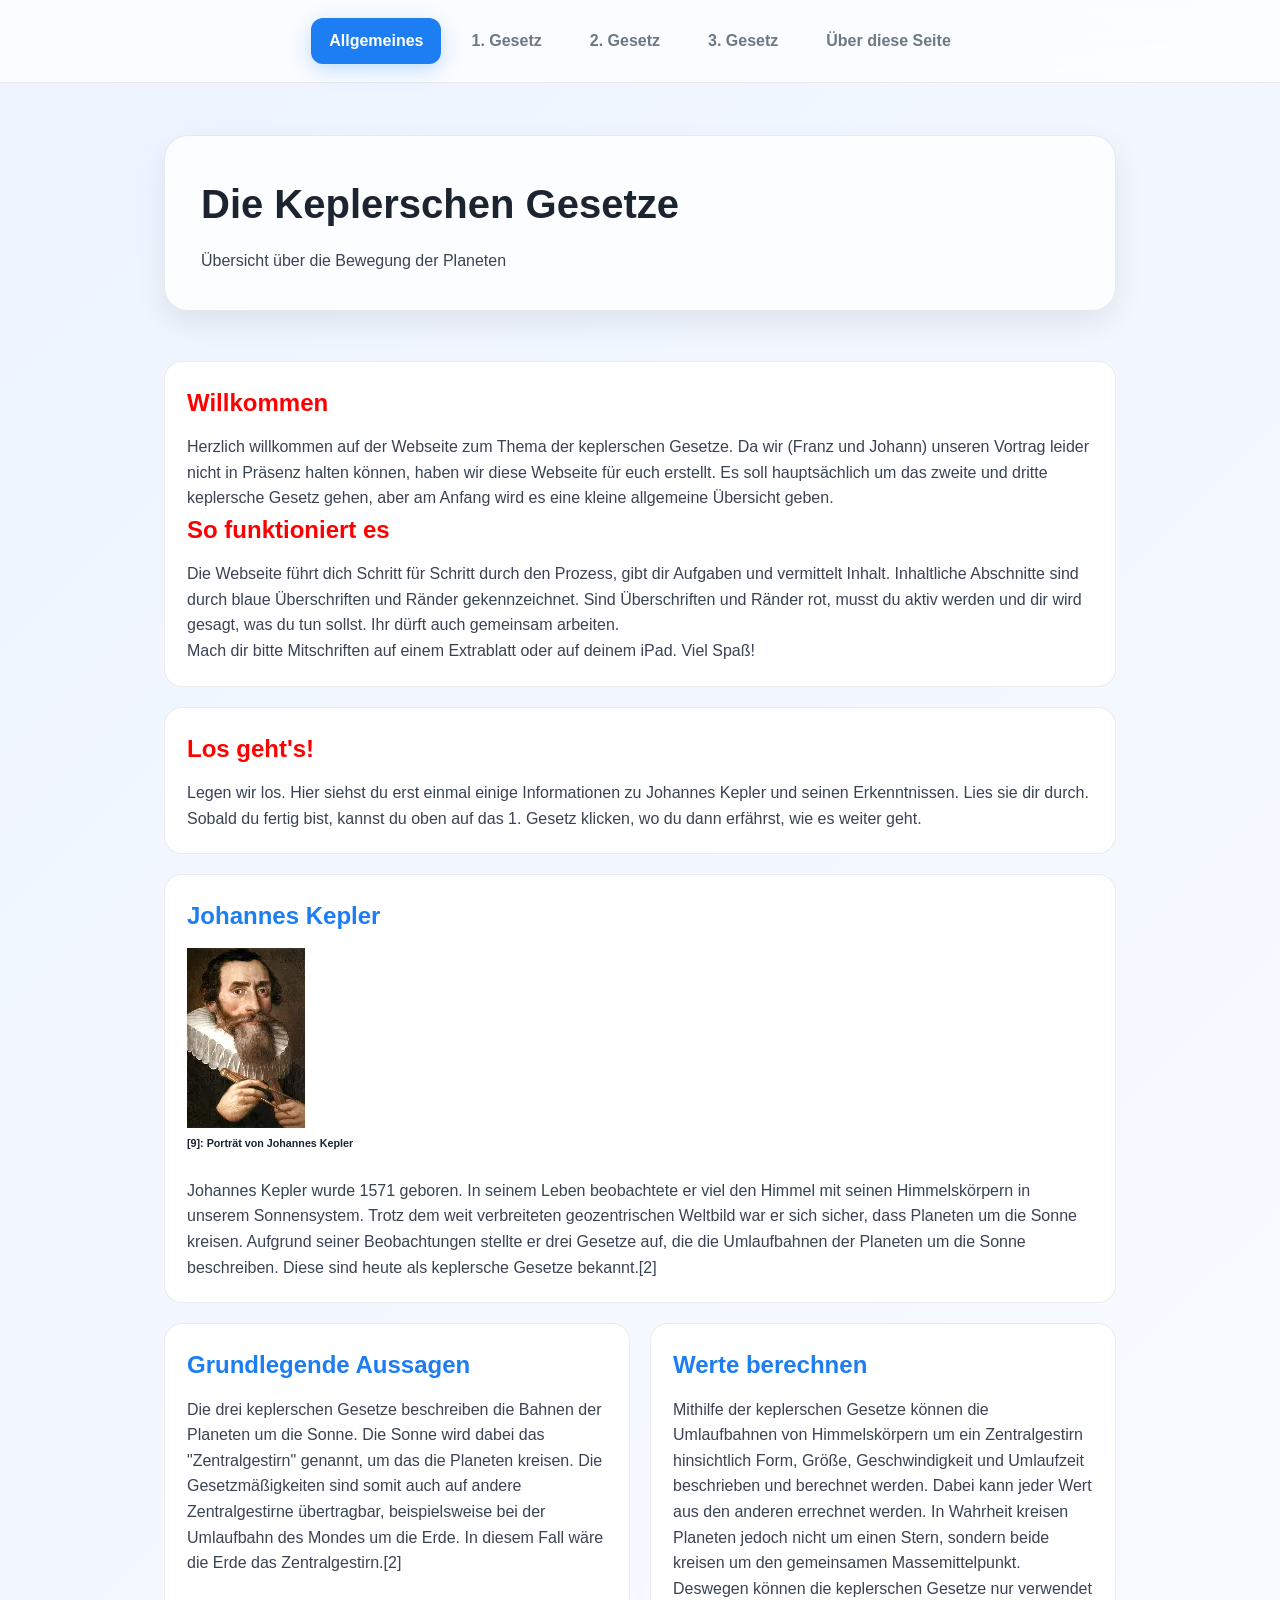
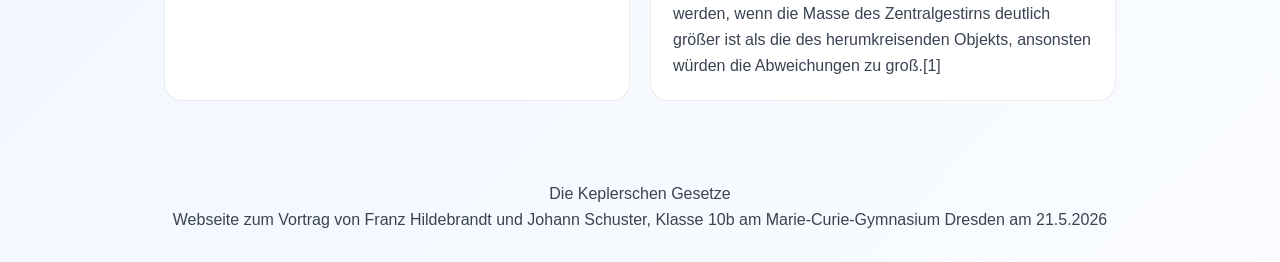
<file: index.html>
<!DOCTYPE html>
<html>
    <head>
        <meta charset="utf-8">
        <title>Die Keplerschen Gesetze</title>
        <link rel="stylesheet" href="styles.css">
    </head>

    <body>
        <header>
            <nav>
                <a href="index.html" class="active">Allgemeines</a>
                <a href="html/erstes.html">1. Gesetz</a>
                <a href="html/zweites.html">2. Gesetz</a>
                <a href="html/drittes.html">3. Gesetz</a>
                <a href="html/impressum.html">Über diese Seite</a>
            </nav>
        </header>

        <main>
            <section>
                <h1>Die Keplerschen Gesetze</h1>
                <p>Übersicht über die Bewegung der Planeten</p>
            </section>

            <div class="cards">
                <div class="taskCard">
                    <h2>Willkommen</h2>
                    <p>
                        Herzlich willkommen auf der Webseite zum Thema der keplerschen Gesetze. Da wir (Franz und Johann) unseren Vortrag leider nicht in Präsenz halten können, 
                        haben wir diese Webseite für euch erstellt. Es soll hauptsächlich um das zweite und dritte keplersche Gesetz gehen, aber am Anfang wird es eine kleine allgemeine 
                        Übersicht geben.
                    </p>

                    <h2>So funktioniert es</h2>
                    <p>
                        Die Webseite führt dich Schritt für Schritt durch den Prozess, gibt dir Aufgaben und vermittelt Inhalt. Inhaltliche Abschnitte sind durch blaue Überschriften und 
                        Ränder gekennzeichnet. Sind Überschriften und Ränder rot, musst du aktiv werden und dir wird gesagt, was du tun sollst. Ihr dürft auch gemeinsam arbeiten.<br>
                        Mach dir bitte Mitschriften auf einem Extrablatt oder auf deinem iPad. Viel Spaß!
                    </p>
                </div>
            </div>

            <div class="cards">
                <div class="taskCard">
                    <h2>Los geht's!</h2>
                    <p>
                        Legen wir los. Hier siehst du erst einmal einige Informationen zu Johannes Kepler und seinen Erkenntnissen. Lies sie dir durch. Sobald du fertig bist, kannst du 
                        oben auf das 1. Gesetz klicken, wo du dann erfährst, wie es weiter geht.
                    </p>
                </div>
            </div>

            <div class="cards">
                <div class="card">
                    <h2>Johannes Kepler</h2>

                    <img src="media/johannes_kepler.webp">
                    <h6>[9]: Porträt von Johannes Kepler</h6>
                    <br>

                    <p>
                        Johannes Kepler wurde 1571 geboren. In seinem Leben beobachtete er viel den Himmel mit seinen Himmelskörpern in unserem 
                        Sonnensystem. Trotz dem weit verbreiteten geozentrischen Weltbild war er sich sicher, dass Planeten um die Sonne kreisen.
                        Aufgrund seiner Beobachtungen stellte er drei Gesetze auf, die die Umlaufbahnen der Planeten um die Sonne beschreiben. Diese 
                        sind heute als keplersche Gesetze bekannt.[2]
                    </p>
                </div>
            </div>

            <div class="cards">
                <div class="card">
                    <h2>Grundlegende Aussagen</h2>
                    <p>
                        Die drei keplerschen Gesetze beschreiben die Bahnen der Planeten um die Sonne. Die Sonne wird dabei das "Zentralgestirn" genannt, um das 
                        die Planeten kreisen. Die Gesetzmäßigkeiten sind somit auch auf andere Zentralgestirne übertragbar, beispielsweise bei der Umlaufbahn 
                        des Mondes um die Erde. In diesem Fall wäre die Erde das Zentralgestirn.[2]
                    </p>
                </div>

                <div class="card">
                    <h2>Werte berechnen</h2>
                    <p>
                        Mithilfe der keplerschen Gesetze können die Umlaufbahnen von Himmelskörpern um ein Zentralgestirn hinsichtlich Form, Größe, 
                        Geschwindigkeit und Umlaufzeit beschrieben und berechnet werden. Dabei kann jeder Wert aus den anderen errechnet werden. 
                        In Wahrheit kreisen Planeten jedoch nicht um einen Stern, sondern beide kreisen um den gemeinsamen Massemittelpunkt. Deswegen 
                        können die keplerschen Gesetze nur verwendet werden, wenn die Masse des Zentralgestirns deutlich größer ist als die des 
                        herumkreisenden Objekts, ansonsten würden die Abweichungen zu groß.[1]
                    </p>
                </div>
            </div>
        </main>

        <footer>
            <p>Die Keplerschen Gesetze</p>
            <p>Webseite zum Vortrag von Franz Hildebrandt und Johann Schuster, Klasse 10b am Marie-Curie-Gymnasium Dresden am 21.5.2026</p>
        </footer>
    </body>
</html>
</file>
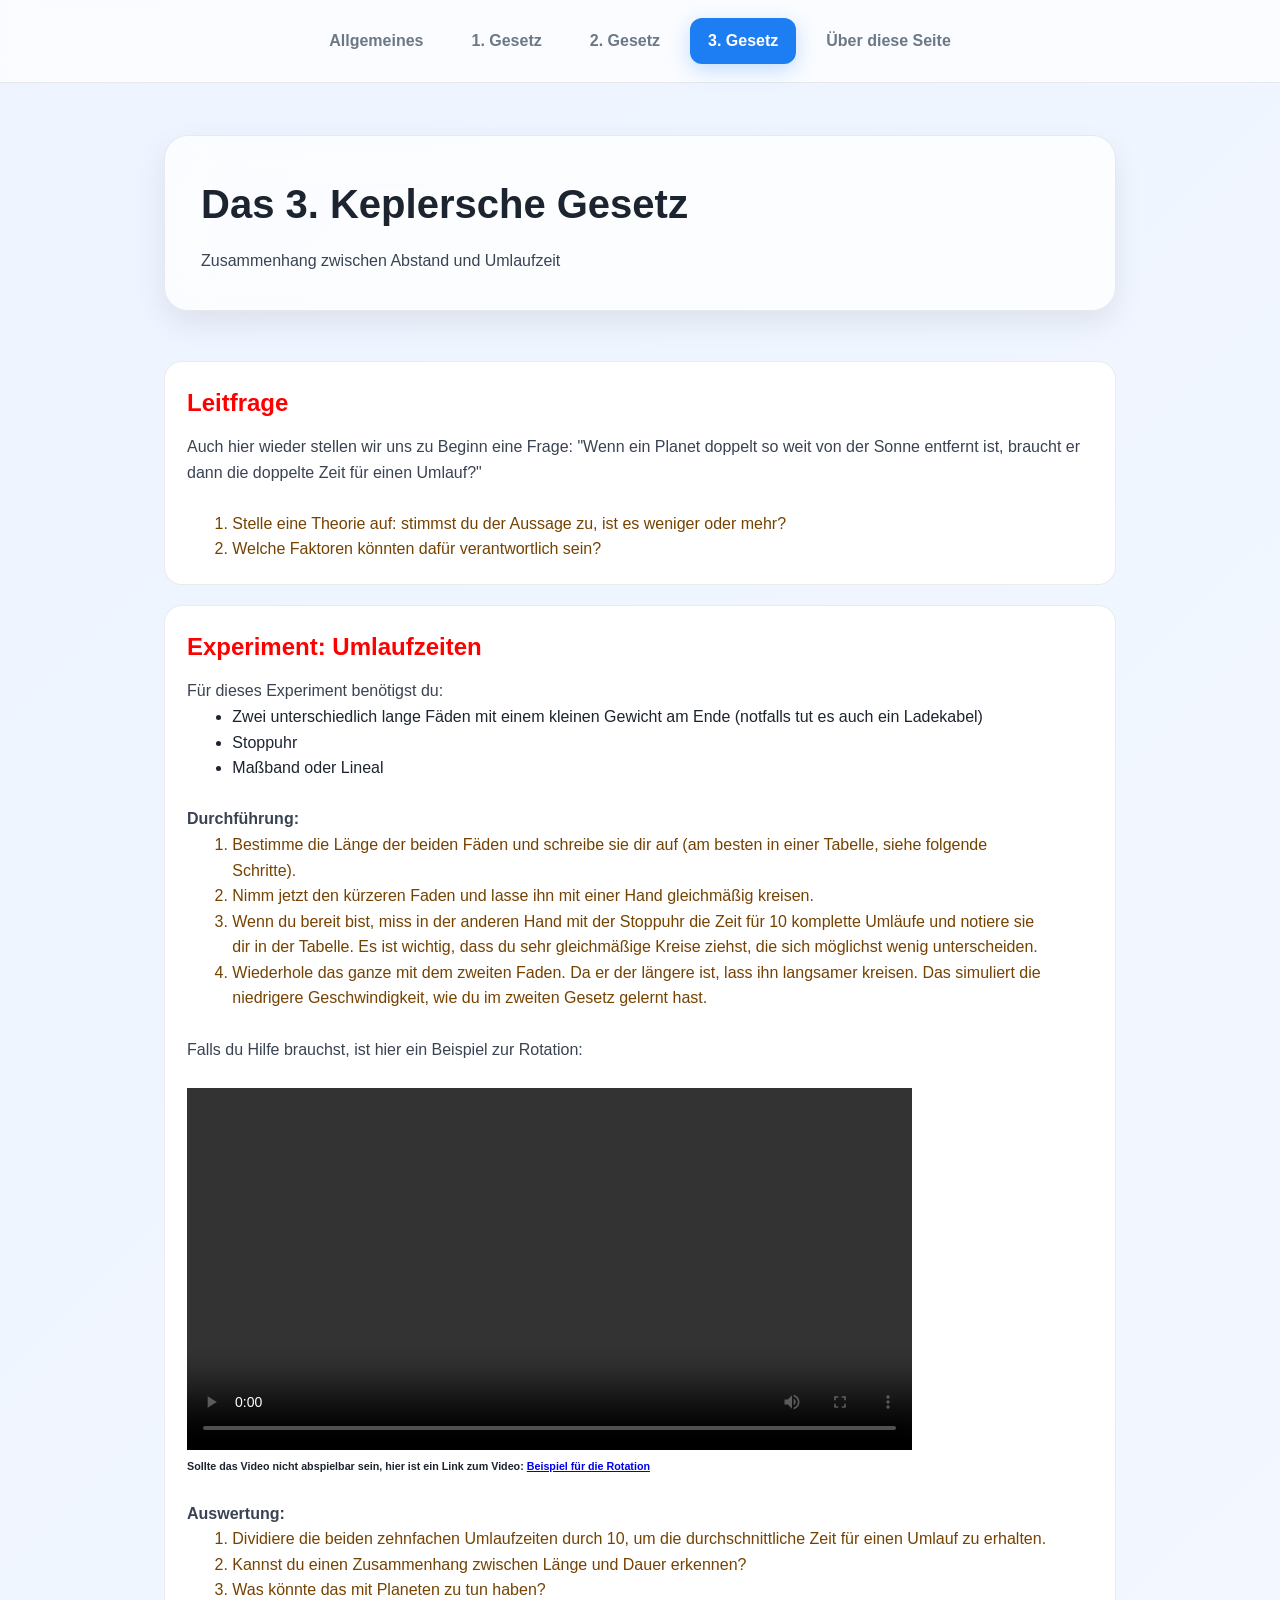
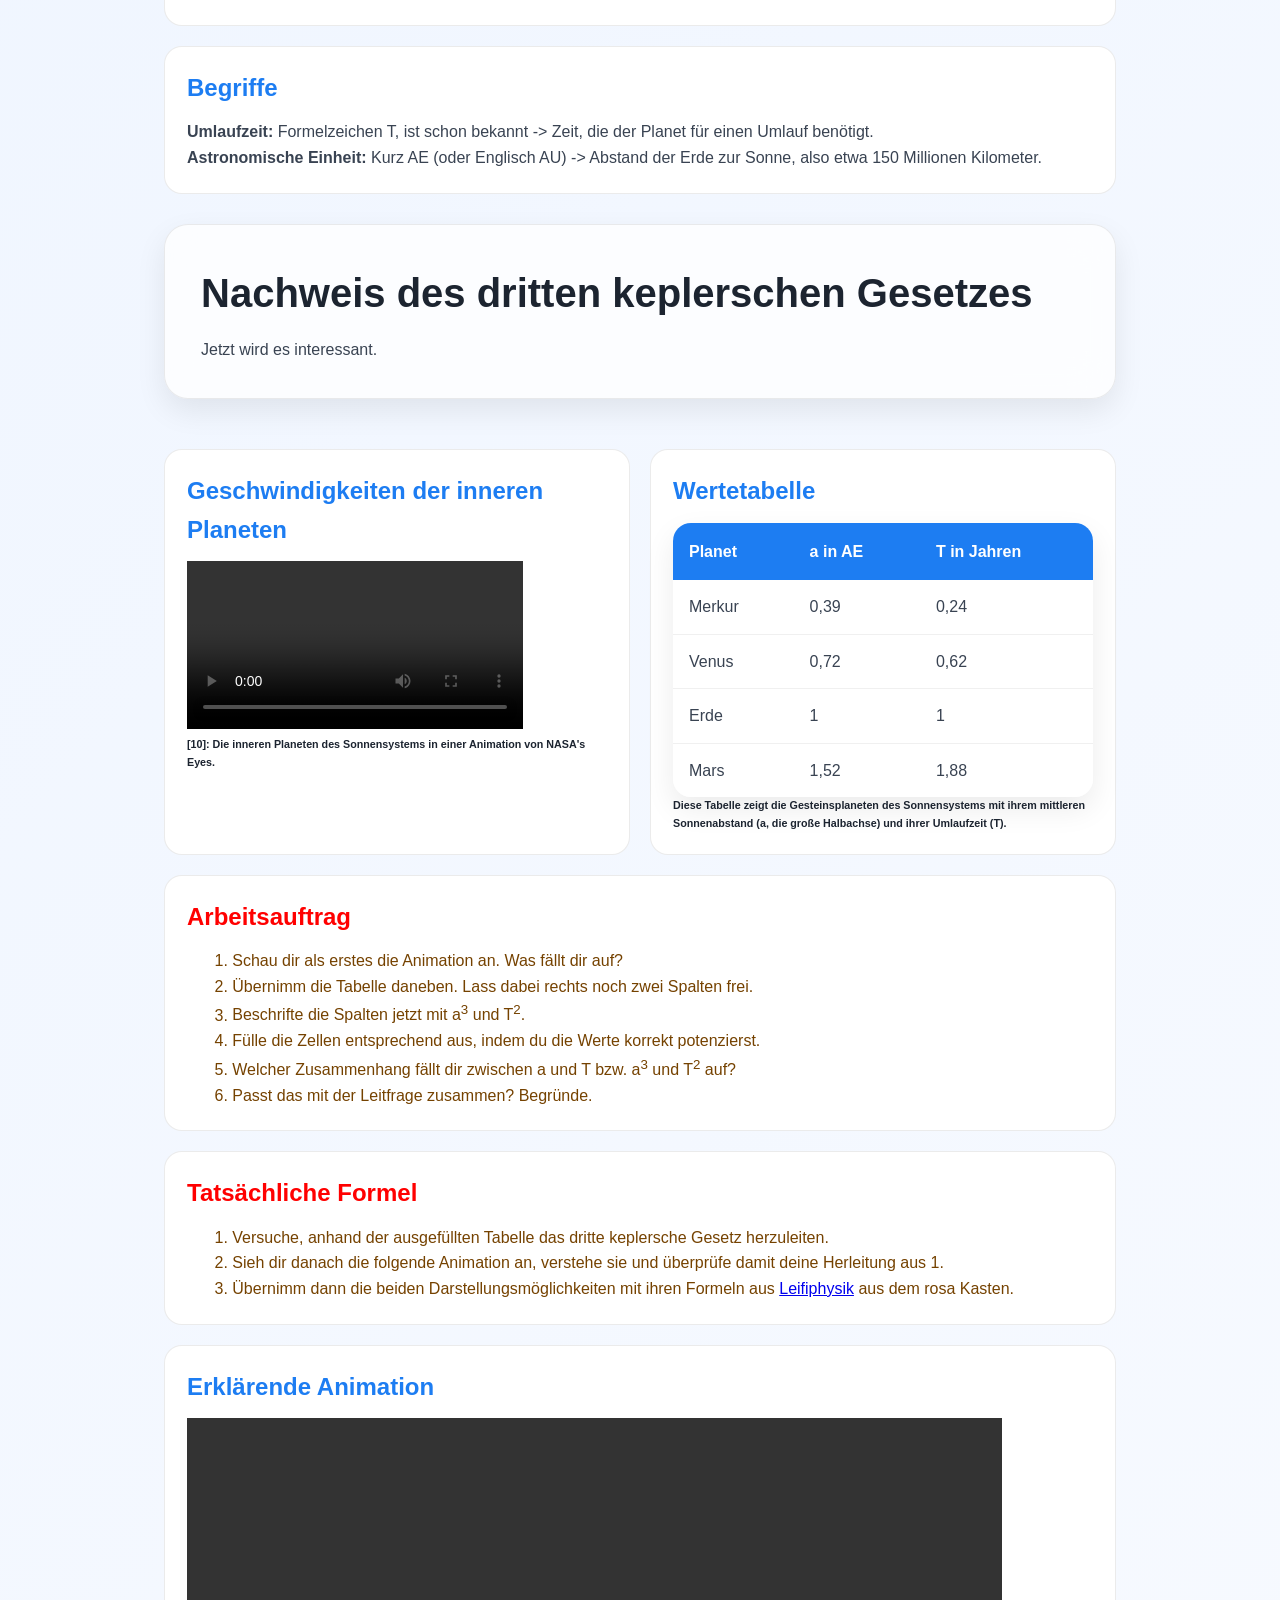
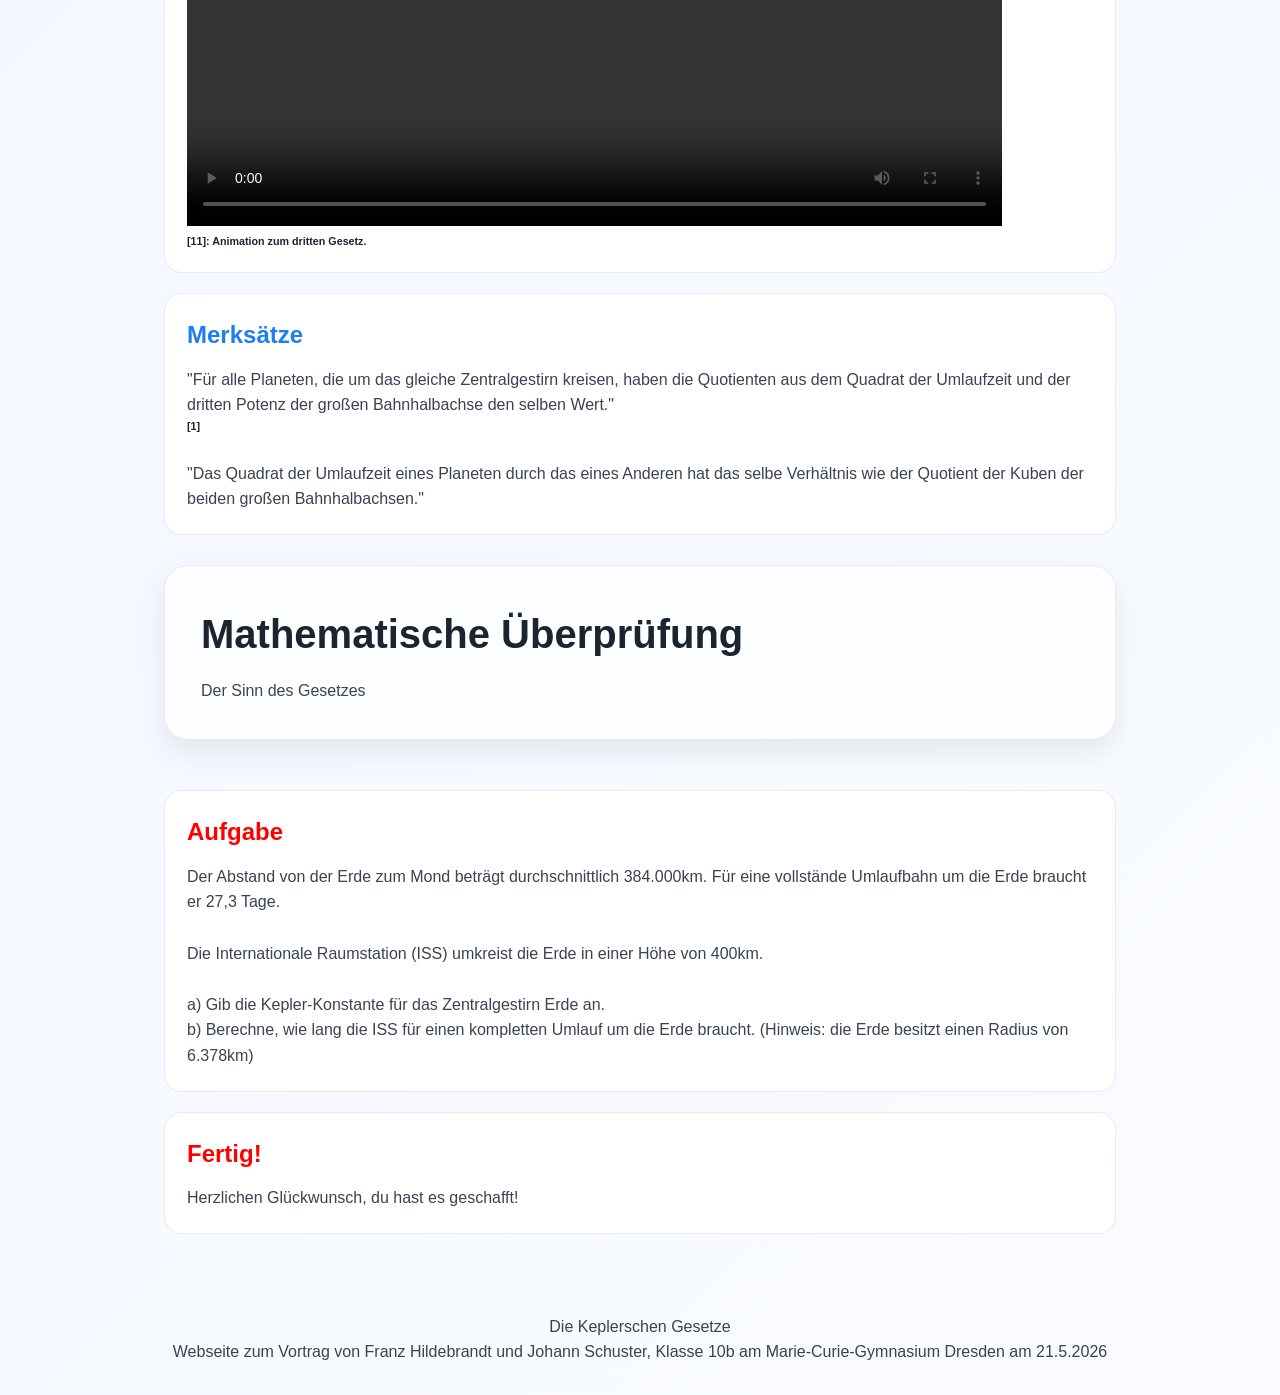
<file: html/drittes.html>
<!DOCTYPE html>
<html>
    <head>
        <meta charset="utf-8">
        <title>Das 3. Keplersche Gesetz</title>
        <link rel="stylesheet" href="../styles.css">
    </head>

    <body>
        <header>
            <nav>
                <a href="../index.html">Allgemeines</a>
                <a href="erstes.html">1. Gesetz</a>
                <a href="zweites.html">2. Gesetz</a>
                <a href="drittes.html" class="active">3. Gesetz</a>
                <a href="impressum.html">Über diese Seite</a>
            </nav>
        </header>

        <main>
            <section>
                <h1>Das 3. Keplersche Gesetz</h1>
                <p>Zusammenhang zwischen Abstand und Umlaufzeit</p>
            </section>

            <div class="cards">
                <div class="taskCard">
                    <h2>Leitfrage</h2>
                    <p>Auch hier wieder stellen wir uns zu Beginn eine Frage: "Wenn ein Planet doppelt so weit von der Sonne entfernt ist, braucht er dann die doppelte Zeit für einen Umlauf?"</p>
                    <br>
                    <ol>
                        <li>Stelle eine Theorie auf: stimmst du der Aussage zu, ist es weniger oder mehr?</li>
                        <li>Welche Faktoren könnten dafür verantwortlich sein?</li>
                    </ol>
                </div>
            </div>

            <div class="cards">
                <div class="taskCard">
                    <h2>Experiment: Umlaufzeiten</h2>
                    <p>Für dieses Experiment benötigst du:</p>
                    <ul>
                        <li>Zwei unterschiedlich lange Fäden mit einem kleinen Gewicht am Ende (notfalls tut es auch ein Ladekabel)</li>
                        <li>Stoppuhr</li>
                        <li>Maßband oder Lineal</li>
                    </ul>
                    <br>
                    <p><b>Durchführung:</b></p>
                    <ol>
                        <li>Bestimme die Länge der beiden Fäden und schreibe sie dir auf (am besten in einer Tabelle, siehe folgende Schritte).</li>
                        <li>Nimm jetzt den kürzeren Faden und lasse ihn mit einer Hand gleichmäßig kreisen.</li>
                        <li>Wenn du bereit bist, miss in der anderen Hand mit der Stoppuhr die Zeit für 10 komplette Umläufe und notiere sie dir in der Tabelle. 
                            Es ist wichtig, dass du sehr gleichmäßige Kreise ziehst, die sich möglichst wenig unterscheiden.</li>
                        <li>Wiederhole das ganze mit dem zweiten Faden. Da er der längere ist, lass ihn langsamer kreisen. Das simuliert die niedrigere Geschwindigkeit, wie 
                            du im zweiten Gesetz gelernt hast.</li>
                    </ol>
                    <br>
                    <p>Falls du Hilfe brauchst, ist hier ein Beispiel zur Rotation:</p>
                    <br>
                    <video src="../media/beispielrotation.mp4" controls style="width: 80%;"></video>
                    <h6>Sollte das Video nicht abspielbar sein, hier ist ein Link zum Video: <a href="../media/beispielrotation.mp4">Beispiel für die Rotation</a></h6>
                    <br>
                    <p><b>Auswertung:</b></p>
                    <ol>
                        <li>Dividiere die beiden zehnfachen Umlaufzeiten durch 10, um die durchschnittliche Zeit für einen Umlauf zu erhalten.</li>
                        <li>Kannst du einen Zusammenhang zwischen Länge und Dauer erkennen?</li>
                        <li>Was könnte das mit Planeten zu tun haben?</li>
                    </ol>
                </div>
            </div>

            <div class="cards">
                <div class="card">
                    <h2>Begriffe</h2>
                    <p><b>Umlaufzeit:</b> Formelzeichen T, ist schon bekannt -> Zeit, die der Planet für einen Umlauf benötigt.</p>
                    <p><b>Astronomische Einheit:</b> Kurz AE (oder Englisch AU) -> Abstand der Erde zur Sonne, also etwa 150 Millionen Kilometer.</p>
                </div>
            </div>

            <section>
                <h1>Nachweis des dritten keplerschen Gesetzes</h1>
                <p>Jetzt wird es interessant.</p>
            </section>

            <div class="cards">
                <div class="card">
                    <h2>Geschwindigkeiten der inneren Planeten</h2>
                    <video src="../media/sonnensystem_animation.mp4" controls style="width: 80%;"></video>
                    <h6>[10]: Die inneren Planeten des Sonnensystems in einer Animation von NASA's Eyes.</h6>
                </div>

                <div class="card">
                    <h2>Wertetabelle</h2>
                    <table>
                        <tr>
                            <th>Planet</th>
                            <th>a in AE</th>
                            <th>T in Jahren</th>
                        </tr>
                        <tr>
                            <td>Merkur</td><td>0,39</td><td>0,24</td>
                        </tr>
                        <tr>
                            <td>Venus</td><td>0,72</td><td>0,62</td>
                        </tr>
                        <tr>
                            <td>Erde</td><td>1</td><td>1</td>
                        </tr>
                        <tr>
                            <td>Mars</td><td>1,52</td><td>1,88</td>
                        </tr>
                    </table>
                    <h6>Diese Tabelle zeigt die Gesteinsplaneten des Sonnensystems mit ihrem mittleren Sonnenabstand (a, die große Halbachse) und ihrer Umlaufzeit (T).</h6>
                </div>
            </div>

            <div class="cards">
                <div class="taskCard">
                    <h2>Arbeitsauftrag</h2>
                    <ol>
                        <li>Schau dir als erstes die Animation an. Was fällt dir auf?</li>
                        <li>Übernimm die Tabelle daneben. Lass dabei rechts noch zwei Spalten frei.</li>
                        <li>Beschrifte die Spalten jetzt mit a<sup>3</sup> und T<sup>2</sup>.</li>
                        <li>Fülle die Zellen entsprechend aus, indem du die Werte korrekt potenzierst.</li>
                        <li>Welcher Zusammenhang fällt dir zwischen a und T bzw. a<sup>3</sup> und T<sup>2</sup> auf?</li>
                        <li>Passt das mit der Leitfrage zusammen? Begründe.</li>
                    </ol>
                </div>
            </div>

            <div class="cards">
                <div class="taskCard">
                    <h2>Tatsächliche Formel</h2>
                    <ol>
                        <li>Versuche, anhand der ausgefüllten Tabelle das dritte keplersche Gesetz herzuleiten.</li>
                        <li>Sieh dir danach die folgende Animation an, verstehe sie und überprüfe damit deine Herleitung aus 1.</li>
                        <li>Übernimm dann die beiden Darstellungsmöglichkeiten mit ihren Formeln aus 
                            <a href="https://www.leifiphysik.de/astronomie/planetensystem/grundwissen/drittes-keplersches-gesetz">Leifiphysik</a> aus dem rosa Kasten.</li>
                    </ol>
                </div>
            </div>

            <div class="cards">
                <div class="card">
                    <h2>Erklärende Animation</h2>
                    <video src="../media/animation_drittes_gesetz.mp4" controls style="width: 90%;"></video>
                    <h6>[11]: Animation zum dritten Gesetz.</h6>
                </div>
            </div>

            <div class="cards">
                <div class="card">
                    <h2>Merksätze</h2>
                    <p>"Für alle Planeten, die um das gleiche Zentralgestirn kreisen, haben die Quotienten aus dem Quadrat der Umlaufzeit 
                        und der dritten Potenz der großen Bahnhalbachse den selben Wert."</p>
                    <h6>[1]</h6>
                    <br>
                    <p>"Das Quadrat der Umlaufzeit eines Planeten durch das eines Anderen hat das selbe Verhältnis wie der Quotient der Kuben der beiden großen Bahnhalbachsen."</p>
                </div>
            </div>

            <section>
                <h1>Mathematische Überprüfung</h1>
                <p>Der Sinn des Gesetzes</p>
            </section>

            <div class="cards">
                <div class="taskCard">
                    <h2>Aufgabe</h2>
                    <p>Der Abstand von der Erde zum Mond beträgt durchschnittlich 384.000km. Für eine vollstände Umlaufbahn um die Erde braucht er 27,3 Tage.</p>
                    <br>
                    <p>Die Internationale Raumstation (ISS) umkreist die Erde in einer Höhe von 400km.</p>
                    <br>
                    <p>a) Gib die Kepler-Konstante für das Zentralgestirn Erde an.</p>
                    <p>b) Berechne, wie lang die ISS für einen kompletten Umlauf um die Erde braucht. (Hinweis: die Erde besitzt einen Radius von 6.378km)</p>
                </div>
            </div>

            <div class="cards">
                <div class="taskCard">
                    <h2>Fertig!</h2>
                    <p>Herzlichen Glückwunsch, du hast es geschafft!</p>
                </div>
            </div>
        </main>

        <footer>
            <p>Die Keplerschen Gesetze</p>
            <p>Webseite zum Vortrag von Franz Hildebrandt und Johann Schuster, Klasse 10b am Marie-Curie-Gymnasium Dresden am 21.5.2026</p>
        </footer>
    </body>
</html>
</file>
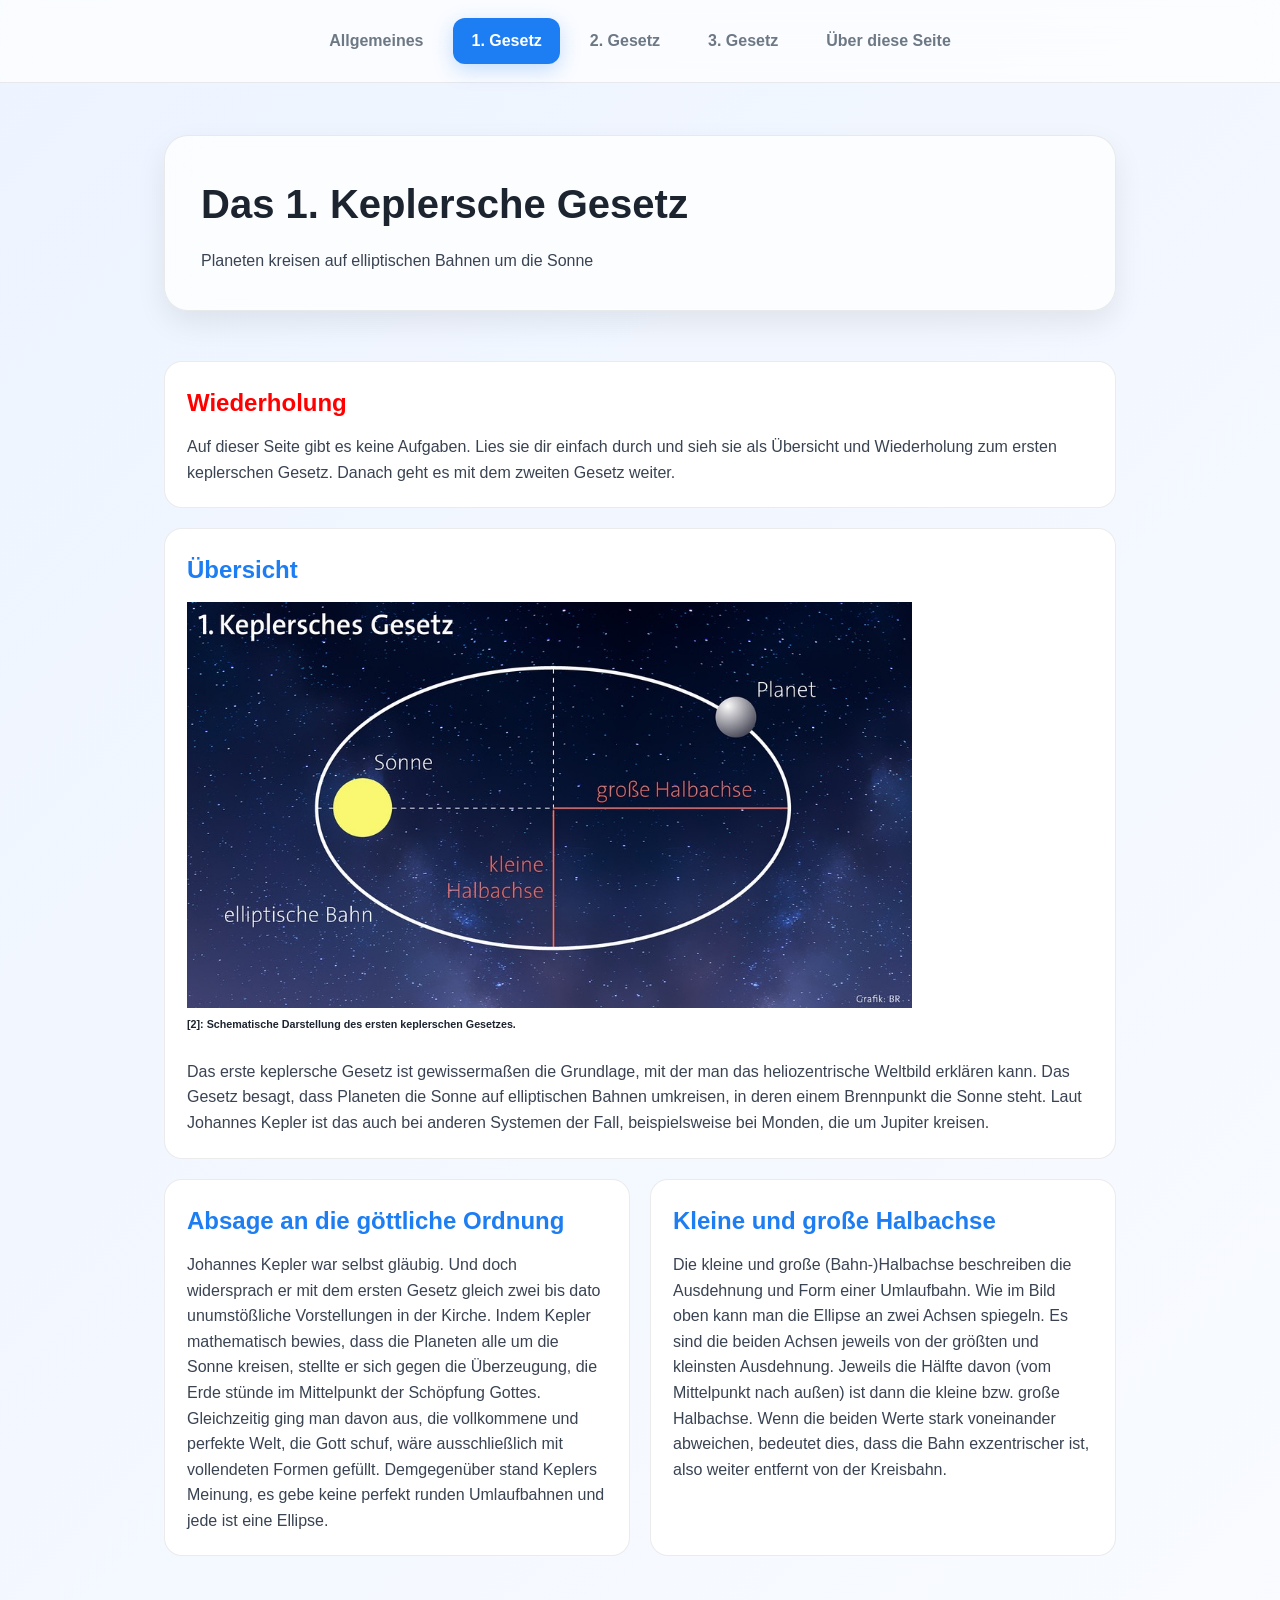
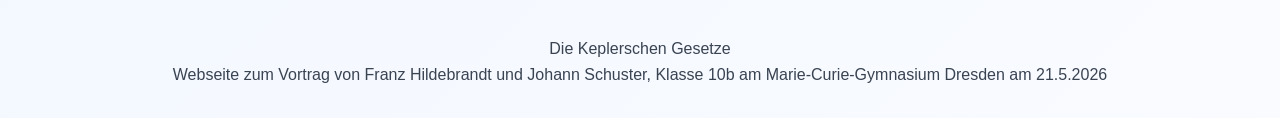
<file: html/erstes.html>
<!DOCTYPE html>
<html>
    <head>
        <meta charset="utf-8">
        <title>Das 1. Keplersche Gesetz</title>
        <link rel="stylesheet" href="../styles.css">
    </head>

    <body>
        <header>
            <nav>
                <a href="../index.html">Allgemeines</a>
                <a href="erstes.html" class="active">1. Gesetz</a>
                <a href="zweites.html">2. Gesetz</a>
                <a href="drittes.html">3. Gesetz</a>
                <a href="impressum.html">Über diese Seite</a>
            </nav>
        </header>

        <main>
            <section>
                <h1>Das 1. Keplersche Gesetz</h1>
                <p>Planeten kreisen auf elliptischen Bahnen um die Sonne</p>
            </section>

            <div class="cards">
                <div class="taskCard">
                    <h2>Wiederholung</h2>
                    <p>
                        Auf dieser Seite gibt es keine Aufgaben. Lies sie dir einfach durch und sieh sie als Übersicht und Wiederholung zum ersten keplerschen Gesetz.
                        Danach geht es mit dem zweiten Gesetz weiter.
                    </p>
                </div>
            </div>

            <div class="cards">
                <div class="card">
                    <h2>Übersicht</h2>
                    <img src="../media/1_gesetz.jpg" style="width: 80%;">
                    <h6>[2]: Schematische Darstellung des ersten keplerschen Gesetzes.</h6>
                    <br>

                    <p>Das erste keplersche Gesetz ist gewissermaßen die Grundlage, mit der man das heliozentrische Weltbild erklären kann. Das Gesetz besagt, dass Planeten die Sonne 
                        auf elliptischen Bahnen umkreisen, in deren einem Brennpunkt die Sonne steht. Laut Johannes Kepler ist das auch bei anderen Systemen der Fall, beispielsweise 
                        bei Monden, die um Jupiter kreisen.
                    </p>
                </div>
            </div>

            <div class="cards">
                <div class="card">
                    <h2>Absage an die göttliche Ordnung</h2>
                    <p>
                        Johannes Kepler war selbst gläubig. Und doch widersprach er mit dem ersten Gesetz gleich zwei bis dato unumstößliche Vorstellungen in der Kirche. Indem Kepler 
                        mathematisch bewies, dass die Planeten alle um die Sonne kreisen, stellte er sich gegen die Überzeugung, die Erde stünde im Mittelpunkt der Schöpfung Gottes. 
                        Gleichzeitig ging man davon aus, die vollkommene und perfekte Welt, die Gott schuf, wäre ausschließlich mit vollendeten Formen gefüllt. Demgegenüber stand Keplers 
                        Meinung, es gebe keine perfekt runden Umlaufbahnen und jede ist eine Ellipse.
                    </p>
                </div>

                <div class="card">
                    <h2>Kleine und große Halbachse</h2>
                    <p>
                        Die kleine und große (Bahn-)Halbachse beschreiben die Ausdehnung und Form einer Umlaufbahn. Wie im Bild oben kann man die Ellipse an zwei Achsen spiegeln. Es sind die 
                        beiden Achsen jeweils von der größten und kleinsten Ausdehnung. Jeweils die Hälfte davon (vom Mittelpunkt nach außen) ist dann die kleine bzw. große Halbachse. 
                        Wenn die beiden Werte stark voneinander abweichen, bedeutet dies, dass die Bahn exzentrischer ist, also weiter entfernt von der Kreisbahn.
                    </p>
                </div>
            </div>
        </main>

        <footer>
            <p>Die Keplerschen Gesetze</p>
            <p>Webseite zum Vortrag von Franz Hildebrandt und Johann Schuster, Klasse 10b am Marie-Curie-Gymnasium Dresden am 21.5.2026</p>
        </footer>
    </body>
</html>
</file>
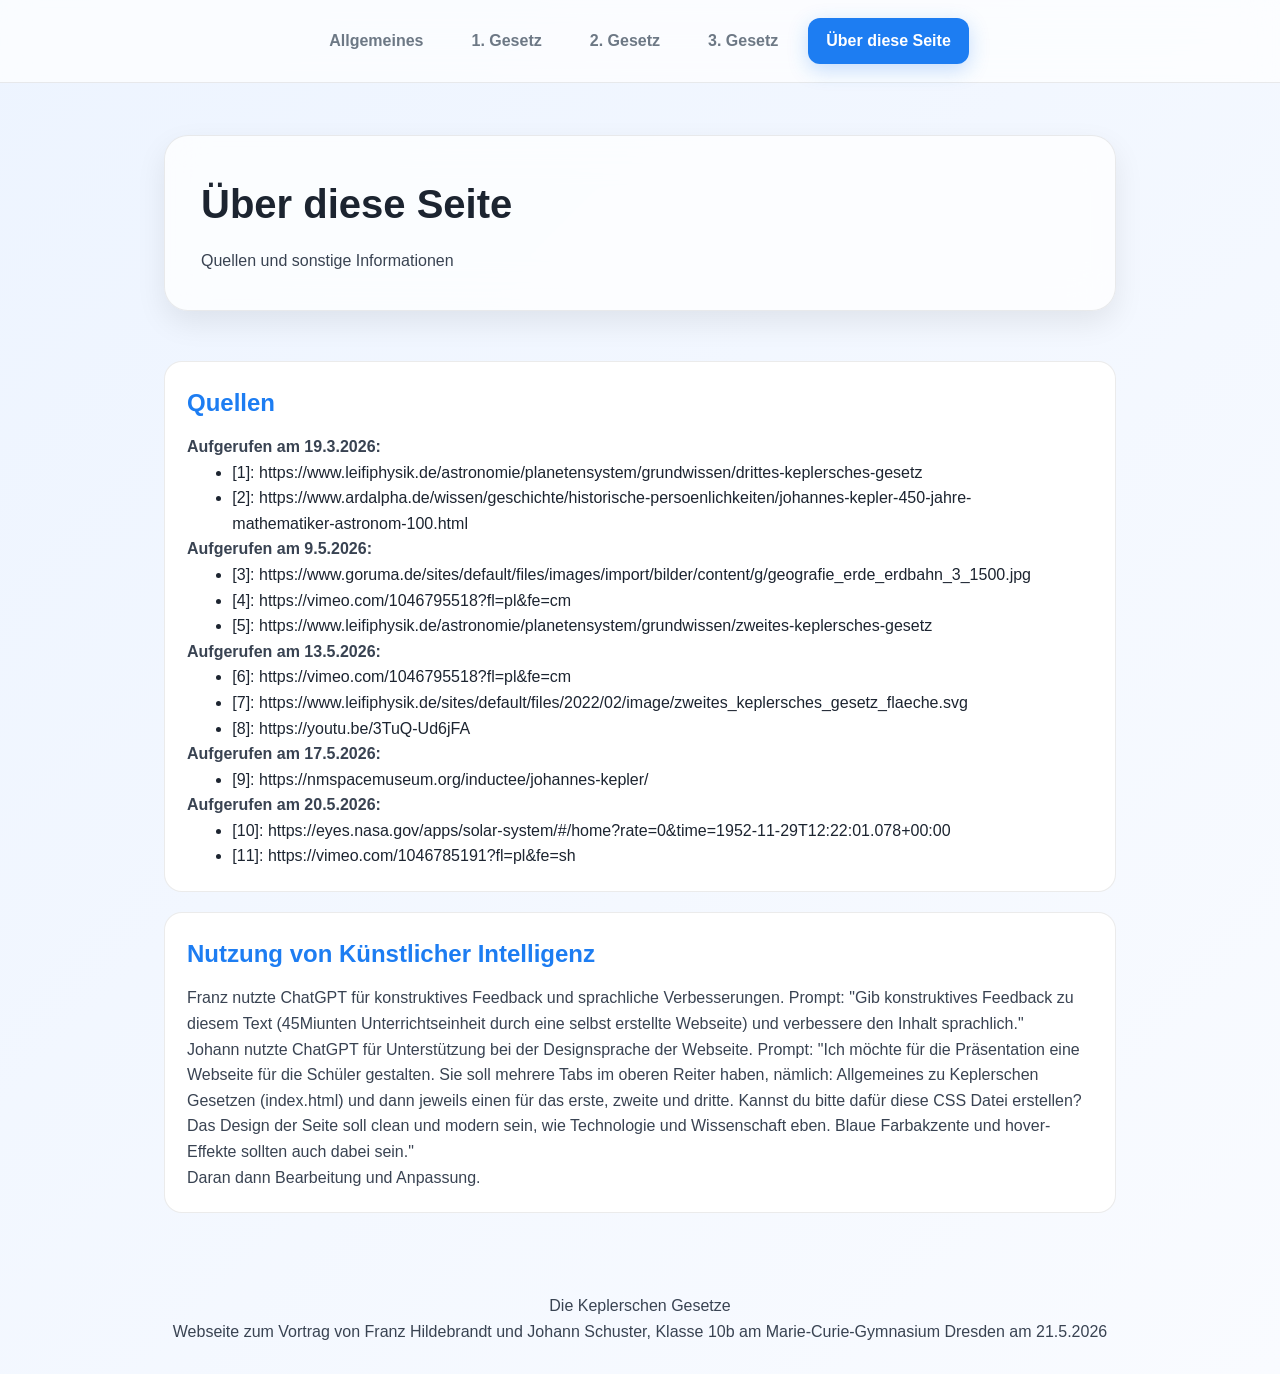
<file: html/impressum.html>
<!DOCTYPE html>
<html>
    <head>
        <meta charset="utf-8">
        <title>Über diese Seite</title>
        <link rel="stylesheet" href="../styles.css">
    </head>

    <body>
        <header>
            <nav>
                <a href="../index.html">Allgemeines</a>
                <a href="erstes.html">1. Gesetz</a>
                <a href="zweites.html">2. Gesetz</a>
                <a href="drittes.html">3. Gesetz</a>
                <a href="impressum.html" class="active">Über diese Seite</a>
            </nav>
        </header>

        <main>
            <section>
                <h1>Über diese Seite</h1>
                <p>Quellen und sonstige Informationen</p>
            </section>

            <div class="cards">
                <div class="card">
                    <h2>Quellen</h2>
                    <p><b>Aufgerufen am 19.3.2026:</b></p>
                    <ul>
                        <li>[1]: https://www.leifiphysik.de/astronomie/planetensystem/grundwissen/drittes-keplersches-gesetz</li>
                        <li>[2]: https://www.ardalpha.de/wissen/geschichte/historische-persoenlichkeiten/johannes-kepler-450-jahre-mathematiker-astronom-100.html</li>
                    </ul>
                    <p><b>Aufgerufen am 9.5.2026:</b></p>
                    <ul>
                        <li>[3]: https://www.goruma.de/sites/default/files/images/import/bilder/content/g/geografie_erde_erdbahn_3_1500.jpg</li>
                        <li>[4]: https://vimeo.com/1046795518?fl=pl&fe=cm</li>
                        <li>[5]: https://www.leifiphysik.de/astronomie/planetensystem/grundwissen/zweites-keplersches-gesetz</li>
                    </ul>
                    <p><b>Aufgerufen am 13.5.2026:</b></p>
                    <ul>
                        <li>[6]: https://vimeo.com/1046795518?fl=pl&fe=cm</li>
                        <li>[7]: https://www.leifiphysik.de/sites/default/files/2022/02/image/zweites_keplersches_gesetz_flaeche.svg</li>
                        <li>[8]: https://youtu.be/3TuQ-Ud6jFA</li>
                    </ul>
                    <p><b>Aufgerufen am 17.5.2026:</b></p>
                    <ul>
                        <li>[9]: https://nmspacemuseum.org/inductee/johannes-kepler/</li>
                    </ul>
                    <p><b>Aufgerufen am 20.5.2026:</b></p>
                    <ul>
                        <li>[10]: https://eyes.nasa.gov/apps/solar-system/#/home?rate=0&time=1952-11-29T12:22:01.078+00:00</li>
                        <li>[11]: https://vimeo.com/1046785191?fl=pl&fe=sh</li>
                    </ul>
                </div>
            </div>

            <div class="cards">
                <div class="card">
                    <h2>Nutzung von Künstlicher Intelligenz</h2>
                    <p>Franz nutzte ChatGPT für konstruktives Feedback und sprachliche Verbesserungen. Prompt: "Gib konstruktives Feedback zu diesem Text 
                        (45Miunten Unterrichtseinheit durch eine selbst erstellte Webseite) und verbessere den Inhalt sprachlich."</p>
                    <p>Johann nutzte ChatGPT für Unterstützung bei der Designsprache der Webseite. Prompt: "Ich möchte für die Präsentation eine Webseite für die Schüler 
                        gestalten. Sie soll mehrere Tabs im oberen Reiter haben, nämlich: Allgemeines zu Keplerschen Gesetzen (index.html) und dann jeweils einen für das 
                        erste, zweite und dritte. Kannst du bitte dafür diese CSS Datei erstellen? Das Design der Seite soll clean und modern sein, wie Technologie und 
                        Wissenschaft eben. Blaue Farbakzente und hover-Effekte sollten auch dabei sein."<br>Daran dann Bearbeitung und Anpassung.</p>
                </div>
            </div>
        </main>

        <footer>
            <p>Die Keplerschen Gesetze</p>
            <p>Webseite zum Vortrag von Franz Hildebrandt und Johann Schuster, Klasse 10b am Marie-Curie-Gymnasium Dresden am 21.5.2026</p>
        </footer>
    </body>
</html>
</file>
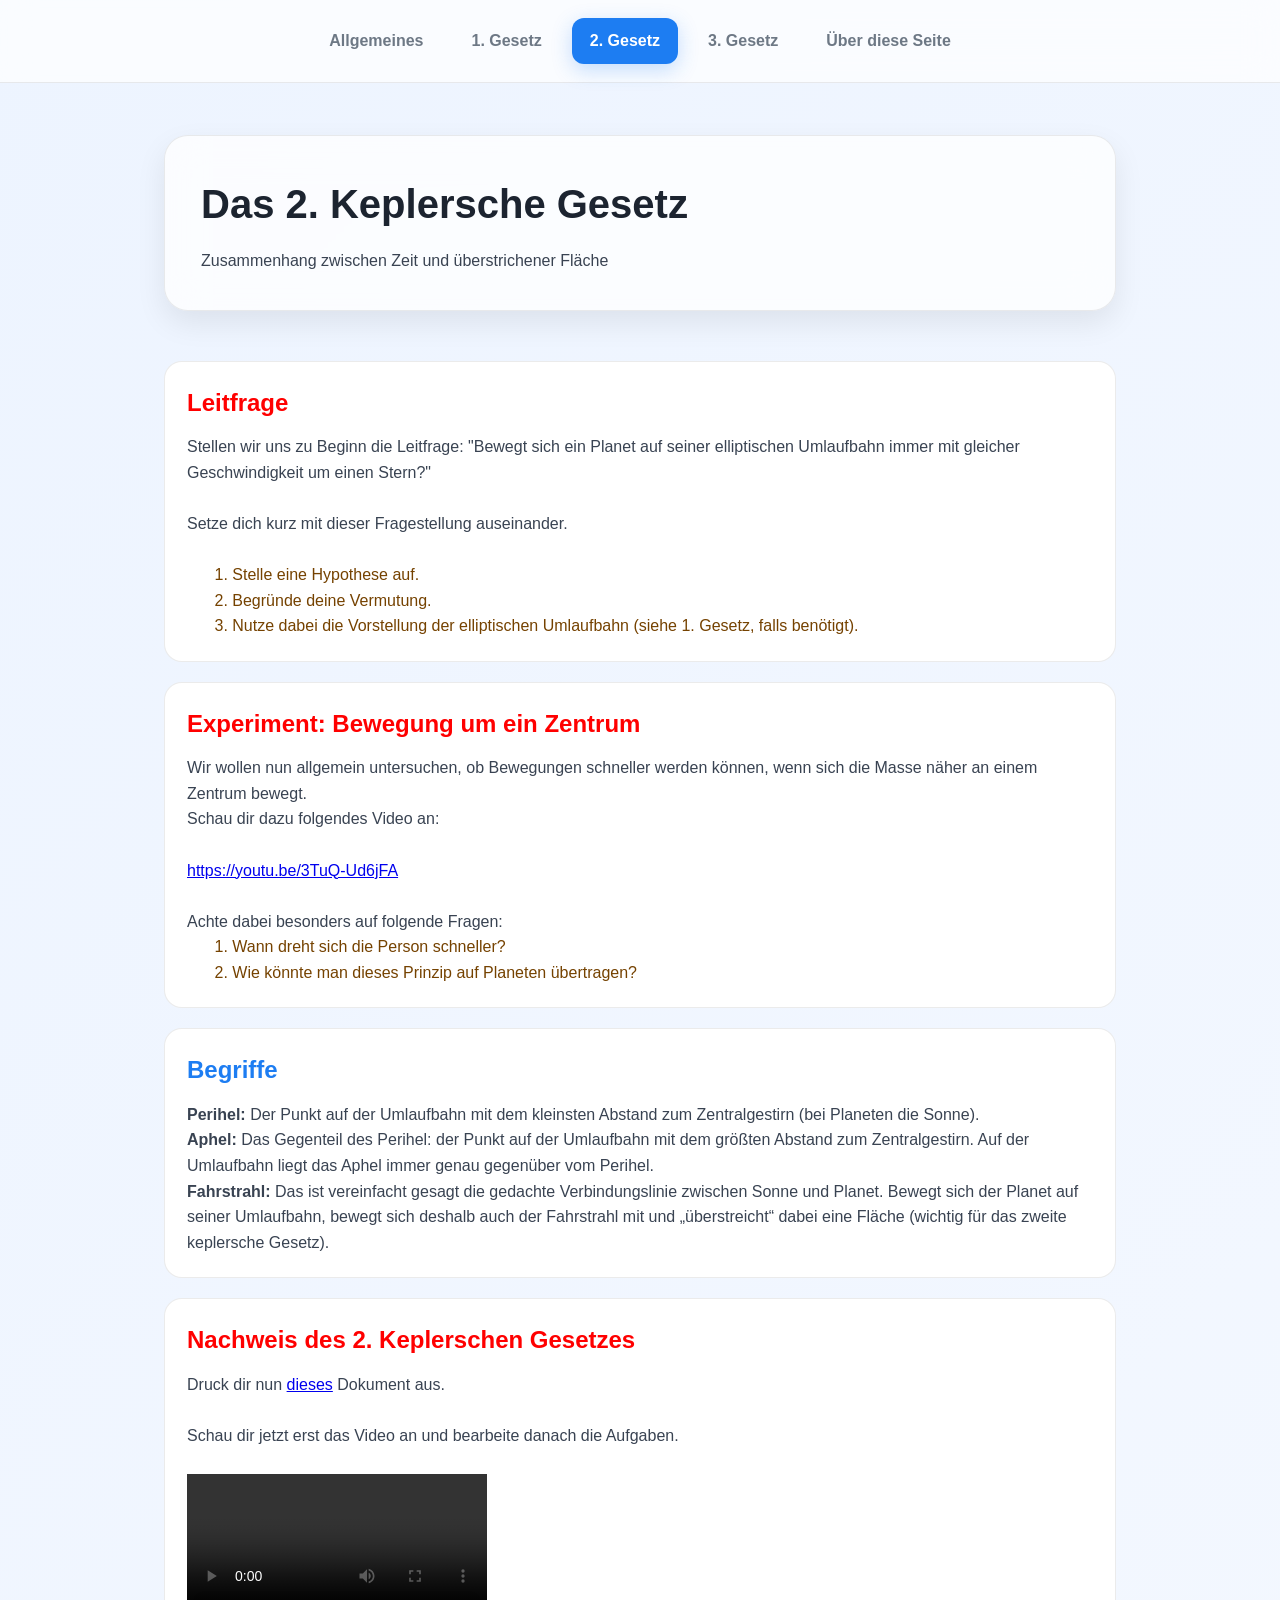
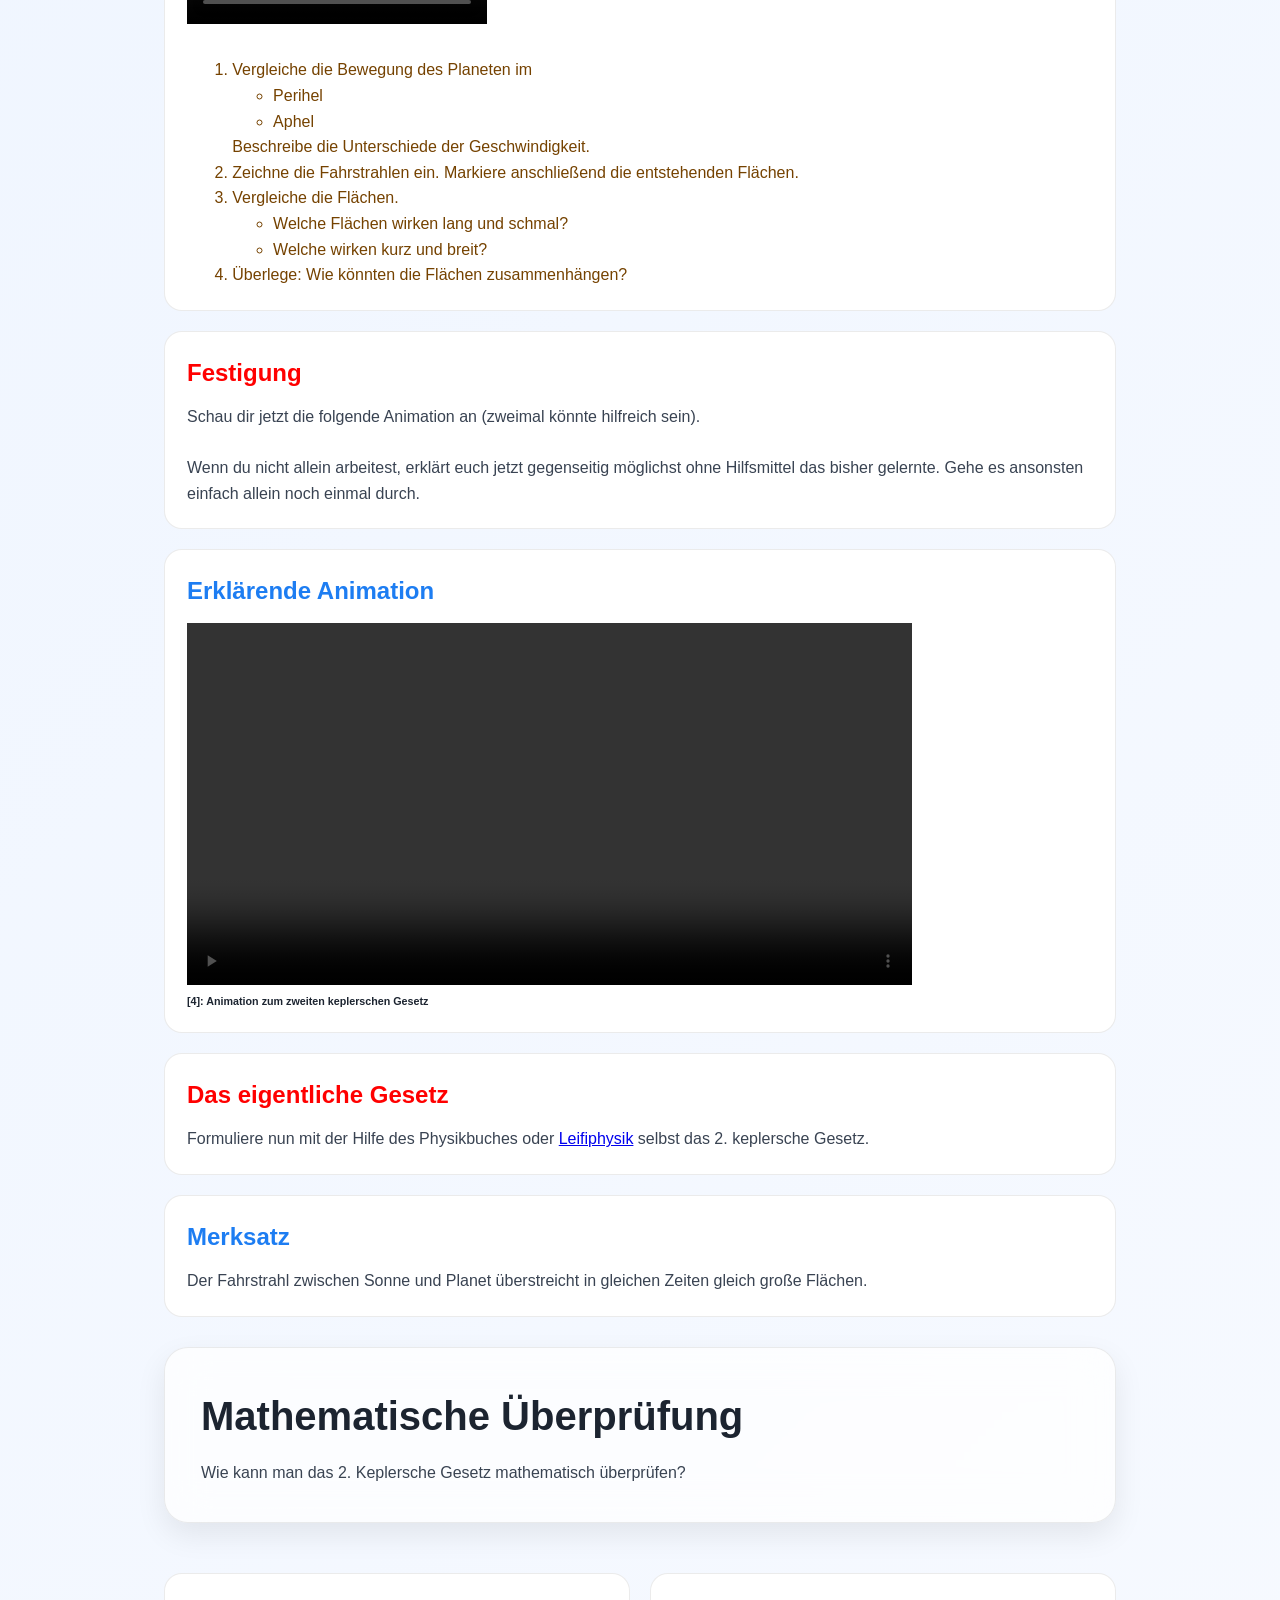
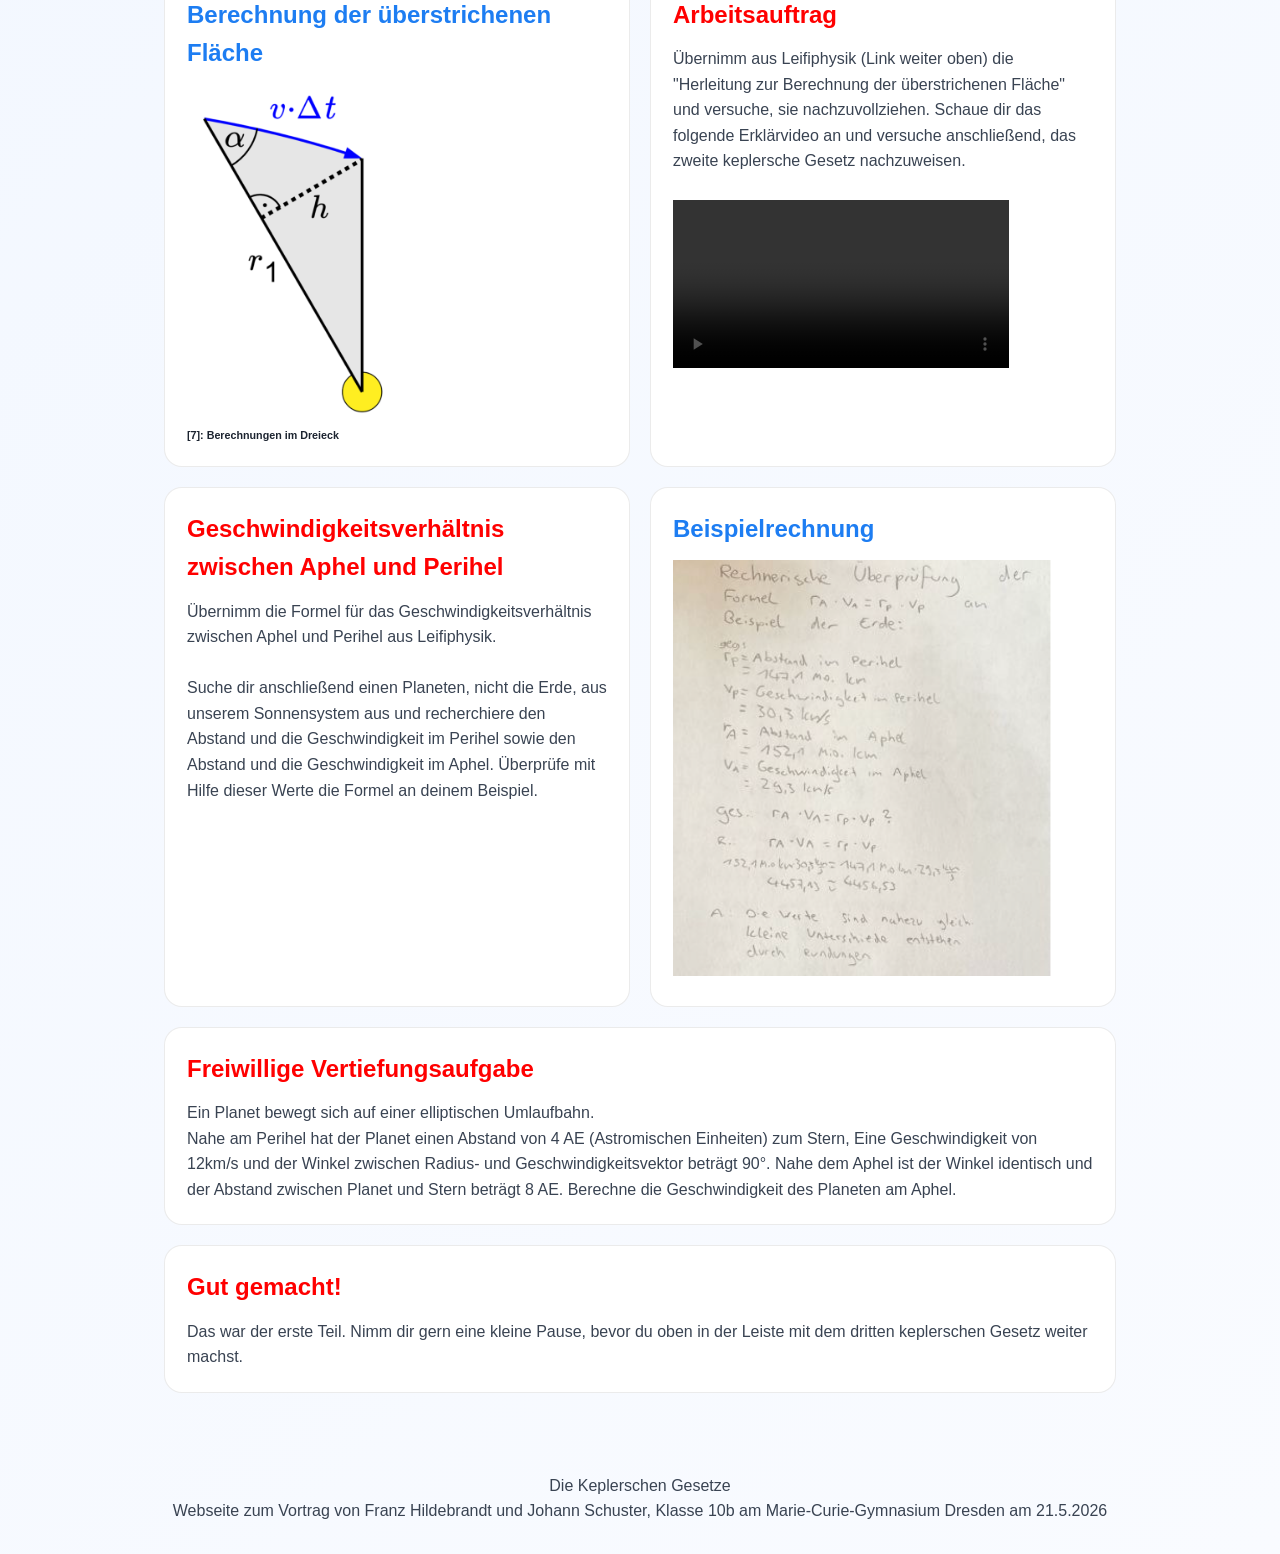
<file: html/zweites.html>
<!DOCTYPE html>
<html>
    <head>
        <meta charset="utf-8">
        <title>Das 2. Keplersche Gesetz</title>
        <link rel="stylesheet" href="../styles.css">
    </head>

    <body>
        <header>
            <nav>
                <a href="../index.html">Allgemeines</a>
                <a href="erstes.html">1. Gesetz</a>
                <a href="zweites.html" class="active">2. Gesetz</a>
                <a href="drittes.html">3. Gesetz</a>
                <a href="impressum.html">Über diese Seite</a>
            </nav>
        </header>

        <main>
            <section>
                <h1>Das 2. Keplersche Gesetz</h1>
                <p>Zusammenhang zwischen Zeit und überstrichener Fläche</p>
            </section>

            <div class="cards">
                <div class="taskCard">
                    <h2>Leitfrage</h2>
                    <p>Stellen wir uns zu Beginn die Leitfrage: "Bewegt sich ein Planet auf seiner elliptischen Umlaufbahn immer mit gleicher Geschwindigkeit um einen Stern?"</p>
                    <br>
                    <p>Setze dich kurz mit dieser Fragestellung auseinander.</p>
                    <br>
                    <ol>
                        <li>Stelle eine Hypothese auf.</li>
                        <li>Begründe deine Vermutung.</li>
                        <li>Nutze dabei die Vorstellung der elliptischen Umlaufbahn (siehe 1. Gesetz, falls benötigt).</li>
                    </ol>
                </div>
            </div>

            <div class="cards">
                <div class="taskCard">
                    <h2>Experiment: Bewegung um ein Zentrum</h2>
                    <p>Wir wollen nun allgemein untersuchen, ob Bewegungen schneller werden können, wenn sich die Masse näher an einem Zentrum bewegt.</p>
                    <p>Schau dir dazu folgendes Video an:</p>
                    <br>
                    <a href="https://youtu.be/3TuQ-Ud6jFA ">https://youtu.be/3TuQ-Ud6jFA</a>
                    <br><br>
                    <p>Achte dabei besonders auf folgende Fragen:</p>
                    <ol>
                        <li>Wann dreht sich die Person schneller?</li>
                        <li>Wie könnte man dieses Prinzip auf Planeten übertragen?</li>
                    </ol>
                </div>
            </div>

            <div class="cards">
                <div class="card">
                    <h2>Begriffe</h2>
                    <p><b>Perihel:</b> Der Punkt auf der Umlaufbahn mit dem kleinsten Abstand zum Zentralgestirn (bei Planeten die Sonne).</p>
                    <p><b>Aphel:</b> Das Gegenteil des Perihel: der Punkt auf der Umlaufbahn mit dem größten Abstand zum Zentralgestirn. Auf der Umlaufbahn liegt das Aphel immer genau 
                    gegenüber vom Perihel.</p>
                    <p><b>Fahrstrahl:</b> Das ist vereinfacht gesagt die gedachte Verbindungslinie zwischen Sonne und Planet. Bewegt sich der Planet auf seiner Umlaufbahn, bewegt sich deshalb 
                        auch der Fahrstrahl mit und „überstreicht“ dabei eine Fläche (wichtig für das zweite keplersche Gesetz).</p>
                </div>
            </div>

            <div class="cards">
                <div class="taskCard">
                    <h2>Nachweis des 2. Keplerschen Gesetzes</h2>
                    <p>Druck dir nun <a href="../media/material_1.pdf">dieses</a> Dokument aus.</p>
                    <br>
                    <p>Schau dir jetzt erst das Video an und bearbeite danach die Aufgaben.</p>
                    <br>
                    <video src="../media/erklaervideo_franz_1.mp4" controls></video>
                    <br><br>
                    <ol>
                        <li>
                            Vergleiche die Bewegung des Planeten im
                            <ul>
                                <li>Perihel</li>
                                <li>Aphel</li>
                            </ul>
                            Beschreibe die Unterschiede der Geschwindigkeit.
                        </li>
                        <li>Zeichne die Fahrstrahlen ein. Markiere anschließend die entstehenden Flächen.</li>
                        <li>
                            Vergleiche die Flächen.
                            <ul>
                                <li>Welche Flächen wirken lang und schmal?</li>
                                <li>Welche wirken kurz und breit?</li>
                            </ul>
                        </li>
                        <li>Überlege: Wie könnten die Flächen zusammenhängen?</li>
                    </ol>
                </div>
            </div>

            <div class="cards">
                <div class="taskCard">
                    <h2>Festigung</h2>
                    <p>Schau dir jetzt die folgende Animation an (zweimal könnte hilfreich sein).</p>
                    <br>
                    <p>Wenn du nicht allein arbeitest, erklärt euch jetzt gegenseitig möglichst ohne Hilfsmittel das bisher gelernte. Gehe es ansonsten einfach allein noch einmal durch.</p>
                </div>
            </div>

            <div class="cards">
                <div class="card">
                    <h2>Erklärende Animation</h2>
                    <video src="../media/animation_zweites_gesetz.mp4" controls style="width: 80%;"></video>
                    <h6>[4]: Animation zum zweiten keplerschen Gesetz</h6>
                </div>
            </div>

            <div class="cards">
                <div class="taskCard">
                    <h2>Das eigentliche Gesetz</h2>
                    <p>Formuliere nun mit der Hilfe des Physikbuches oder 
                        <a href="https://www.leifiphysik.de/astronomie/planetensystem/grundwissen/zweites-keplersches-gesetz">Leifiphysik</a> selbst das 2. keplersche Gesetz.</p>
                </div>
            </div>

            <div class="cards">
                <div class="card">
                    <h2>Merksatz</h2>
                    <p>Der Fahrstrahl zwischen Sonne und Planet überstreicht in gleichen Zeiten gleich große Flächen.</p>
                </div>
            </div>

            <section>
                <h1>Mathematische Überprüfung</h1>
                <p>Wie kann man das 2. Keplersche Gesetz mathematisch überprüfen?</p>
            </section>

            <div class="cards">
                <div class="card">
                    <h2>Berechnung der überstrichenen Fläche</h2>
                    <img src="../media/dreiecksberechnung.png" style="width: 50%;">
                    <h6>[7]: Berechnungen im Dreieck</h6>
                </div>

                <div class="taskCard">
                    <h2>Arbeitsauftrag</h2>
                    <p>Übernimm aus Leifiphysik (Link weiter oben) die "Herleitung zur Berechnung der überstrichenen Fläche" und versuche, sie nachzuvollziehen. Schaue 
                        dir das folgende Erklärvideo an und versuche anschließend, das zweite keplersche Gesetz nachzuweisen.</p>
                    <br>
                    <video src="../media/erklaervideo_franz_2.mp4" controls style="width: 80%;"></video>
                </div>
            </div>

            <div class="cards">
                <div class="taskCard">
                    <h2>Geschwindigkeitsverhältnis zwischen Aphel und Perihel</h2>
                    <p>Übernimm die Formel für das Geschwindigkeitsverhältnis zwischen Aphel und Perihel aus Leifiphysik.</p>
                    <br>
                    <p>Suche dir anschließend einen Planeten, nicht die Erde, aus unserem Sonnensystem aus und recherchiere den Abstand und die Geschwindigkeit im Perihel sowie den Abstand 
                        und die Geschwindigkeit im Aphel. Überprüfe mit Hilfe dieser Werte die Formel an deinem Beispiel.</p>
                </div>

                <div class="card">
                    <h2>Beispielrechnung</h2>
                    <img src="../media/beispielrechnung.png" style="width: 90%;">
                </div>
            </div>

            <div class="cards">
                <div class="taskCard">
                    <h2>Freiwillige Vertiefungsaufgabe</h2>
                    <p>Ein Planet bewegt sich auf einer elliptischen Umlaufbahn.</p>
                    <p>Nahe am Perihel hat der Planet einen Abstand von 4 AE (Astromischen Einheiten) zum Stern, Eine Geschwindigkeit von 12km/s und der Winkel zwischen Radius- und 
                        Geschwindigkeitsvektor beträgt 90°. Nahe dem Aphel ist der Winkel identisch und der Abstand zwischen Planet und Stern beträgt 8 AE. Berechne 
                        die Geschwindigkeit des Planeten am Aphel.</p>
                </div>
            </div>

            <div class="cards">
                <div class="taskCard">
                    <h2>Gut gemacht!</h2>
                    <p>Das war der erste Teil. Nimm dir gern eine kleine Pause, bevor du oben in der Leiste mit dem dritten keplerschen Gesetz weiter machst.</p>
                </div>
            </div>
        </main>

        <footer>
            <p>Die Keplerschen Gesetze</p>
            <p>Webseite zum Vortrag von Franz Hildebrandt und Johann Schuster, Klasse 10b am Marie-Curie-Gymnasium Dresden am 21.5.2026</p>
        </footer>
    </body>
</html>
</file>
<file: styles.css>
:root {
    --bg: #f5f8fc;
    --surface: rgba(255,255,255,0.75);
    --text: #1c2430;
    --muted: #6d7885;
    --accent: #1d7df2;
    --accent-hover: #0f66cf;
    --border: rgba(0,0,0,0.08);
    --shadow: 0 12px 30px rgba(0,0,0,0.08);
}

* {
    margin: 0;
    padding: 0;
    box-sizing: border-box;
    font-family: "Inter", "SF Pro Display", sans-serif;
}

body {
    background: linear-gradient(135deg, #edf4ff, #f9fbff);
    color: var(--text);
    min-height: 100vh;
    line-height: 1.6;
    padding-top: 85px;
}

/* Obere Navigation */
header {
    position: fixed;
    top: 0;
    left: 0;
    width: 100%;
    z-index: 1000;
    background: rgba(255,255,255,0.7);
    backdrop-filter: blur(16px);
    border-bottom: 1px solid var(--border);
}

nav {
    display: flex;
    justify-content: center;
    gap: 12px;
    padding: 18px;
}

nav a {
    text-decoration: none;
    color: var(--muted);
    font-weight: 600;
    padding: 10px 18px;
    border-radius: 12px;
    transition: all 0.25s ease;
}

nav a:hover {
    background: rgba(29,125,242,0.1);
    color: var(--accent);
    transform: translateY(-2px);
}

nav a.active {
    background: var(--accent);
    color: white;
    box-shadow: 0 6px 20px rgba(29,125,242,0.25);
}

/* Hauptbereich */
main {
    max-width: 1000px;
    margin: 50px auto;
    padding: 0 24px;
}

section {
    background: var(--surface);
    backdrop-filter: blur(20px);
    border: 1px solid var(--border);
    border-radius: 24px;
    padding: 36px;
    margin-bottom: 30px;
    margin-top: 30px;
    box-shadow: var(--shadow);
    transition: transform 0.25s ease;
}

section:hover {
    transform: translateY(-4px);
}

h1 {
    font-size: 2.5rem;
    margin-bottom: 12px;
}

h2 {
    color: var(--accent);
    margin-bottom: 12px;
}

p {
    color: #394352;
}

ul, ol {
    margin-left: 5%;
    margin-right: 5%;
}

ol {
    color: rgb(117, 66, 0);
}

/* Tabellen */
table {
    width: 100%;
    border-collapse: collapse;
    background: rgba(255,255,255,0.85);
    border-radius: 18px;
    overflow: hidden;
    box-shadow: var(--shadow);
}

th {
    background: var(--accent);
    color: white;
    padding: 16px;
    font-weight: 600;
    text-align: left;
}

td {
    padding: 14px 16px;
    border-bottom: 1px solid rgba(0,0,0,0.06);
    color: #394352;
}

tr:last-child td {
    border-bottom: none;
}

tr:hover td {
    background: rgba(29,125,242,0.06);
    transition: background 0.2s ease;
}

/* Buttons */
button,
.btn {
    display: inline-block;
    background: var(--accent);
    color: white;
    border: none;
    border-radius: 14px;
    padding: 12px 22px;
    cursor: pointer;
    font-size: 1rem;
    text-decoration: none;
    transition: all 0.25s ease;
}

button:hover,
.btn:hover {
    background: var(--accent-hover);
    transform: scale(1.03);
}

/* Karten für Experimente/Fakten */
.cards {
    display: grid;
    grid-template-columns: repeat(auto-fit, minmax(220px, 1fr));
    gap: 20px;
    padding-top: 20px;
}

.card {
    background: white;
    padding: 22px;
    border-radius: 18px;
    border: 1px solid var(--border);
    transition: all 0.25s ease;
}

.card:hover {
    border-color: var(--accent);
    transform: translateY(-4px);
}

.taskCard {
    background: white;
    padding: 22px;
    border-radius: 18px;
    border: 1px solid var(--border);
    transition: all 0.25s ease;
}

.taskCard:hover {
    border-color: red;
    transform: translateY(-4px);
}

.taskCard h2 {
    color: red;
    margin-bottom: 12px;
}

footer {
    text-align: center;
    color: var(--muted);
    padding: 30px;
}

@media (max-width: 700px) {
    nav {
        flex-wrap: wrap;
    }

    h1 {
        font-size: 2rem;
    }

    section {
        padding: 24px;
    }
}
</file>
